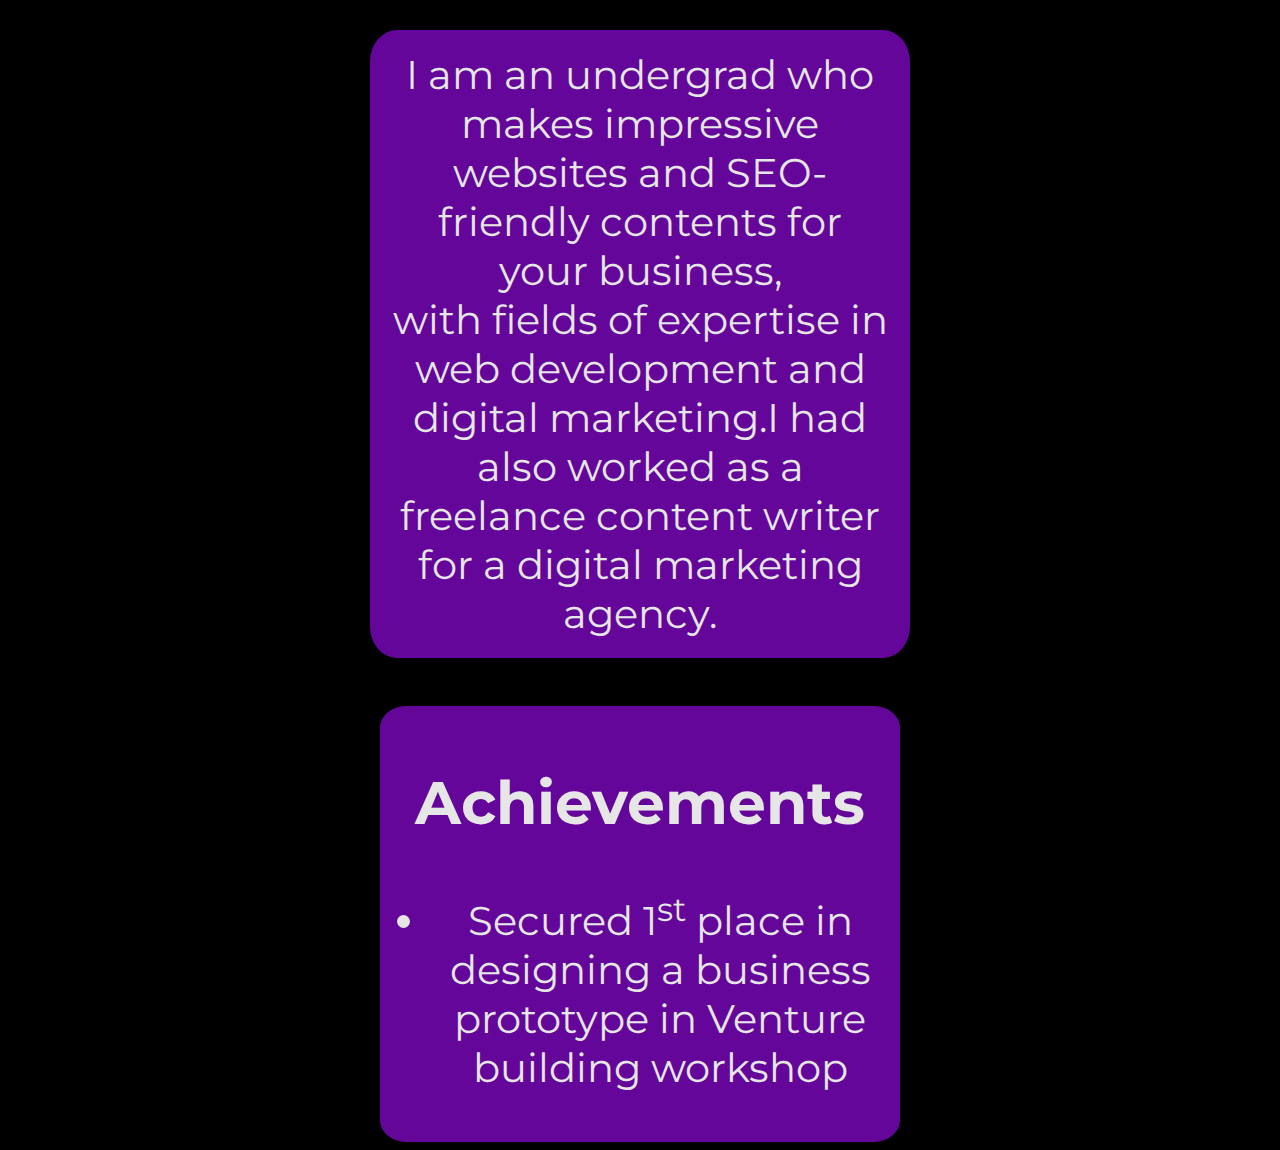
<file: portfolio website/about.html>
<!DOCTYPE html>
<html lang="en">
<head>
    <meta charset="UTF-8">
    <meta http-equiv="X-UA-Compatible" content="IE=edge">
    <meta name="viewport" content="width=device-width, initial-scale=1.0">
    <title>About</title>
    <link rel="stylesheet" href="homestyles.css" />
    <link rel="preconnect" href="https://fonts.googleapis.com">
<link rel="preconnect" href="https://fonts.gstatic.com" crossorigin>
<link href="https://fonts.googleapis.com/css2?family=Catamaran:wght@500&family=Montserrat:wght@500&display=swap" rel="stylesheet">
</head>
<body>
    <div id="about">
        I am an undergrad who makes impressive websites and SEO-friendly contents for your business,<br>with fields of expertise in web development and digital marketing.I had also worked as a freelance content writer for a digital marketing agency. 
      </div>
      <br>
    <div id="achievements">
    <h2>Achievements</h2>
    <ul>
        <li>Secured 1<sup>st</sup> place in designing a
            business prototype in Venture
            building workshop</li>
    </ul>
</body>
</html>
</file>
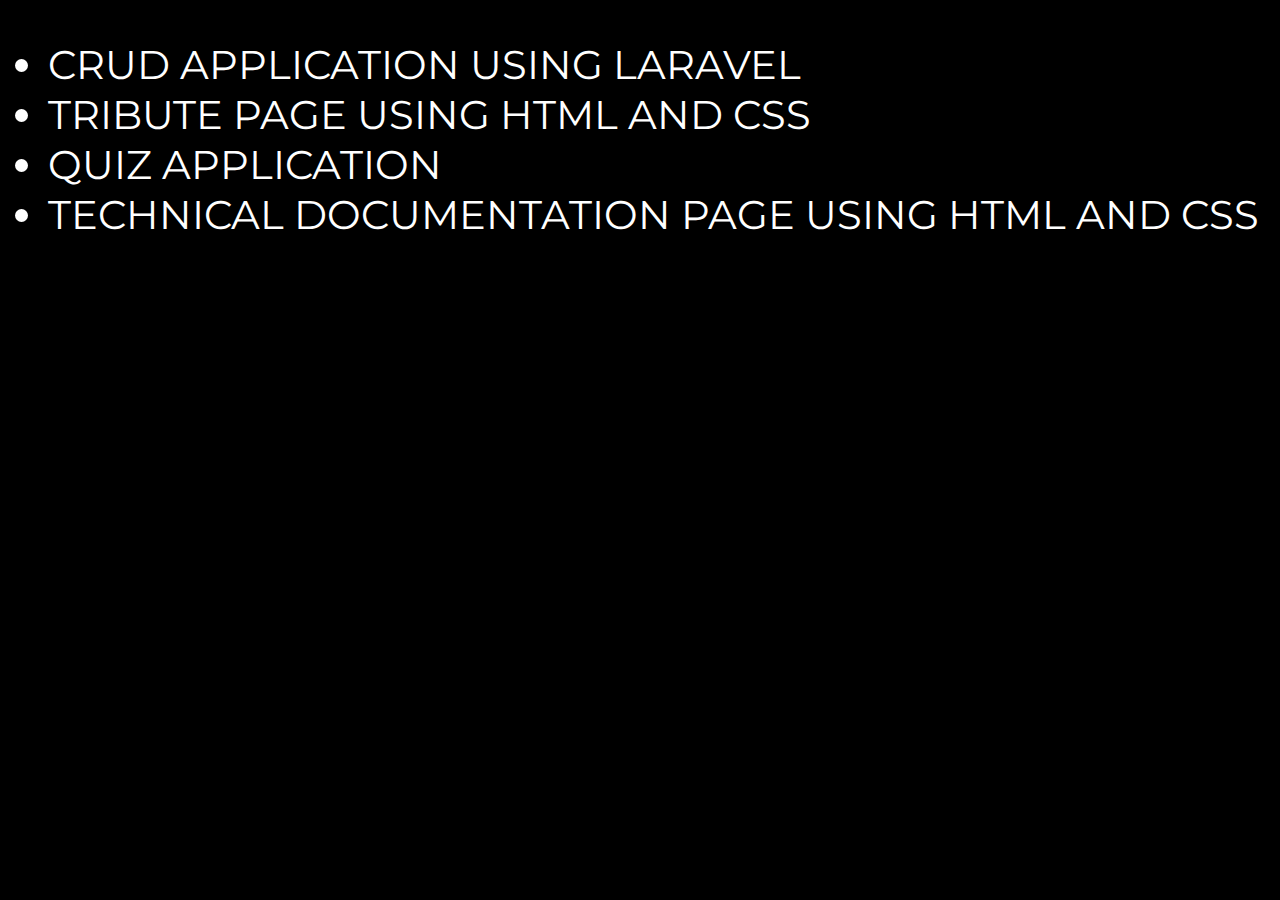
<file: portfolio website/projects.html>
<!DOCTYPE html>
<html lang="en">
<head>
    <meta charset="UTF-8">
    <meta http-equiv="X-UA-Compatible" content="IE=edge">
    <meta name="viewport" content="width=device-width, initial-scale=1.0">
    <link rel="stylesheet" href="homestyles.css" />
    <link rel="preconnect" href="https://fonts.googleapis.com">
    <link rel="preconnect" href="https://fonts.gstatic.com" crossorigin>
    <link href="https://fonts.googleapis.com/css2?family=Catamaran:wght@500&family=Montserrat:wght@500&display=swap" rel="stylesheet">
    <title>Projects</title>
</head>
<body>
    <div id="projects">
    <ul>
        <li>CRUD APPLICATION USING LARAVEL</li>
        <li>TRIBUTE PAGE USING HTML AND CSS</li>
        <li>QUIZ APPLICATION</li>
        <li>TECHNICAL DOCUMENTATION PAGE USING HTML AND CSS</li>
    </ul>
    </div>
</body>
</html>
</file>
<file: portfolio website/homestyles.css>
body
{
    background-color: black;
}
.logo{
    margin-bottom:20px;
}
hr{
    opacity: 0.5;
}

.introduction
{
    text-align: center;
    font-family: 'Catamaran', sans-serif;
    font-size: 60px;
    font-weight: 600;
    color: #fff;
    padding-bottom:100px;
}  
#about
{
    text-align: center;
    font-family: 'Catamaran', sans-serif;
    font-family: 'Montserrat', sans-serif;    
    font-size:40px;
    margin:auto;
    width:500px;
    margin-top: 30px;
    padding:20px 20px 20px 20px;
    background-color: #6e07aa;
    color: #fff;
    border-radius:5%;
    opacity:0.9;
}  
#achievements
{
    text-align: center;
    font-family: 'Catamaran', sans-serif;
    font-family: 'Montserrat', sans-serif;
    font-size:40px;
    margin:auto;
    width:500px;
    margin-top: 30px;
    padding:10px 10px 10px 10px;
    background-color: #6e07aa;
    color: #fff;
    border-radius:5%;
    opacity: 0.9;
}  
#achievements h1{
    font-size:50px;
    font-weight: 100;
    font-family:'Gill Sans', 'Gill Sans MT', Calibri, 'Trebuchet MS', sans-serif;
}
#projects
{
    color: #fff;
    font-family: 'Catamaran', sans-serif;
    font-family: 'Montserrat', sans-serif;
    font-size:40px;
    line-height:50px;
    margin-top: 10px;
}
#contact
{
    display: flex;
    font-weight: 500;
    color: #f6f4e6;
    padding-top:20px;
}
#contact a
{
  color: #f6f4e6;
  text-decoration: none;
  font-size: 1.2em;
  text-transform: uppercase;
  font-weight: 500;
  width: 80px;
  margin-left:30%;
  word-spacing:50px;
}
</file>
